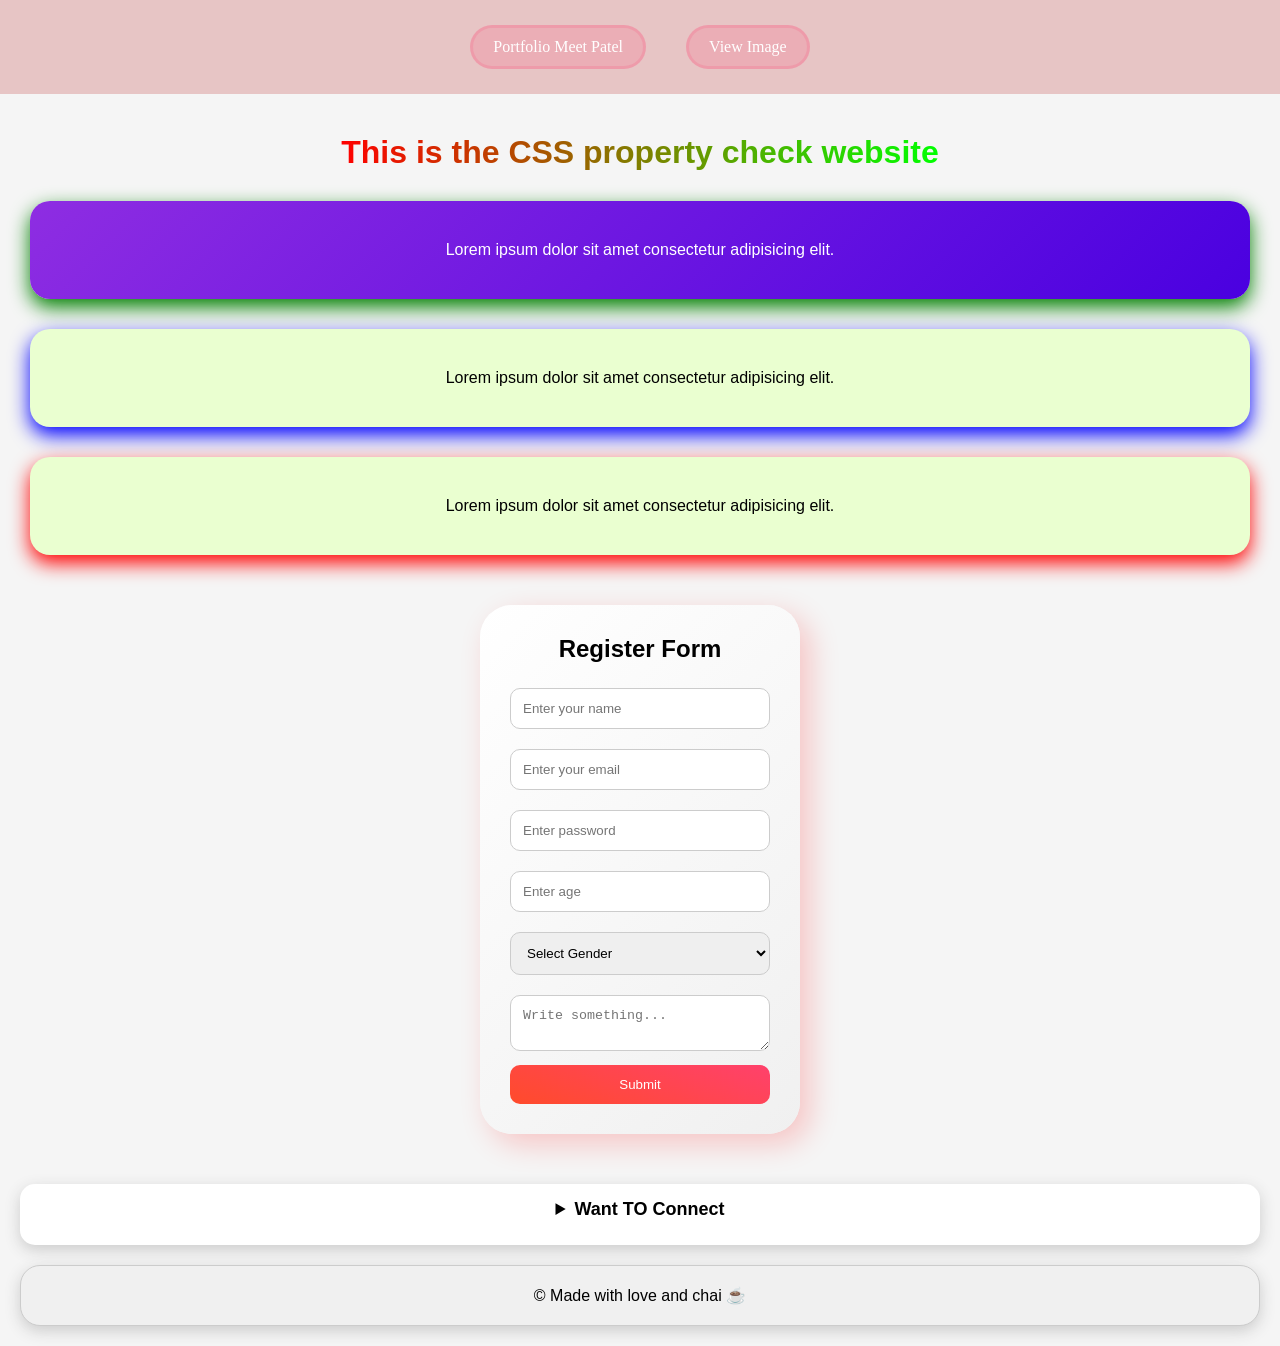
<file: newweb/index.html>
<!doctype html>
<html lang="en">
  <head>
    <meta charset="UTF-8" />
    <meta name="viewport" content="width=device-width, initial-scale=1.0" />
    <title>CSS Practice</title>
    <link rel="stylesheet" href="style.css" />
  </head>

  <body>
   
<nav class="nav">
  <a id="nav-home" href="next.html">Portfolio Meet Patel</a>
  <a id="nav-image" href="photo.html">View Image</a>
</nav>


    <h1>This is the CSS property check website</h1>

    <div id="div1">
      <p>Lorem ipsum dolor sit amet consectetur adipisicing elit.</p>
    </div>

    <div id="div2">
      <p>Lorem ipsum dolor sit amet consectetur adipisicing elit.</p>
    </div>

    <div id="div3">
      <p>Lorem ipsum dolor sit amet consectetur adipisicing elit.</p>
    </div>

    <div class="Masterdiv">
      <form id="myForm">
        <h2>Register Form</h2>

        <input type="text" id="name" placeholder="Enter your name" required />
        <input
          type="email"
          id="email"
          placeholder="Enter your email"
          required
        />
        <input
          type="password"
          id="password"
          placeholder="Enter password"
          required
        />
        <input type="number" id="age" placeholder="Enter age" required />

        <select id="gender" required>
          <option value="">Select Gender</option>
          <option>Male</option>
          <option>Female</option>
          <option>Transgender</option>
          <option>Chako</option>
          <option>lodo</option>
          <option>Other</option>
        </select>

        <textarea placeholder="Write something..."></textarea>

        <button type="submit">Submit</button>
      </form>
    </div>
 <details class="dtails">
  <summary>Want TO Connect</summary>

  <p>
    <a id="ph" href="tel:+914915504335"> 📞Call Us</a>
  </p>
  
  <p>
    <a id = "email" href="mailto:kayakamhaibhosadike@loda.com"> ✉️Email Us</a>
  </p>
</details>
 
    <footer>&copy; Made with love and chai ☕</footer>

    <script src="script.js"></script>
  </body>
</html>
</file>
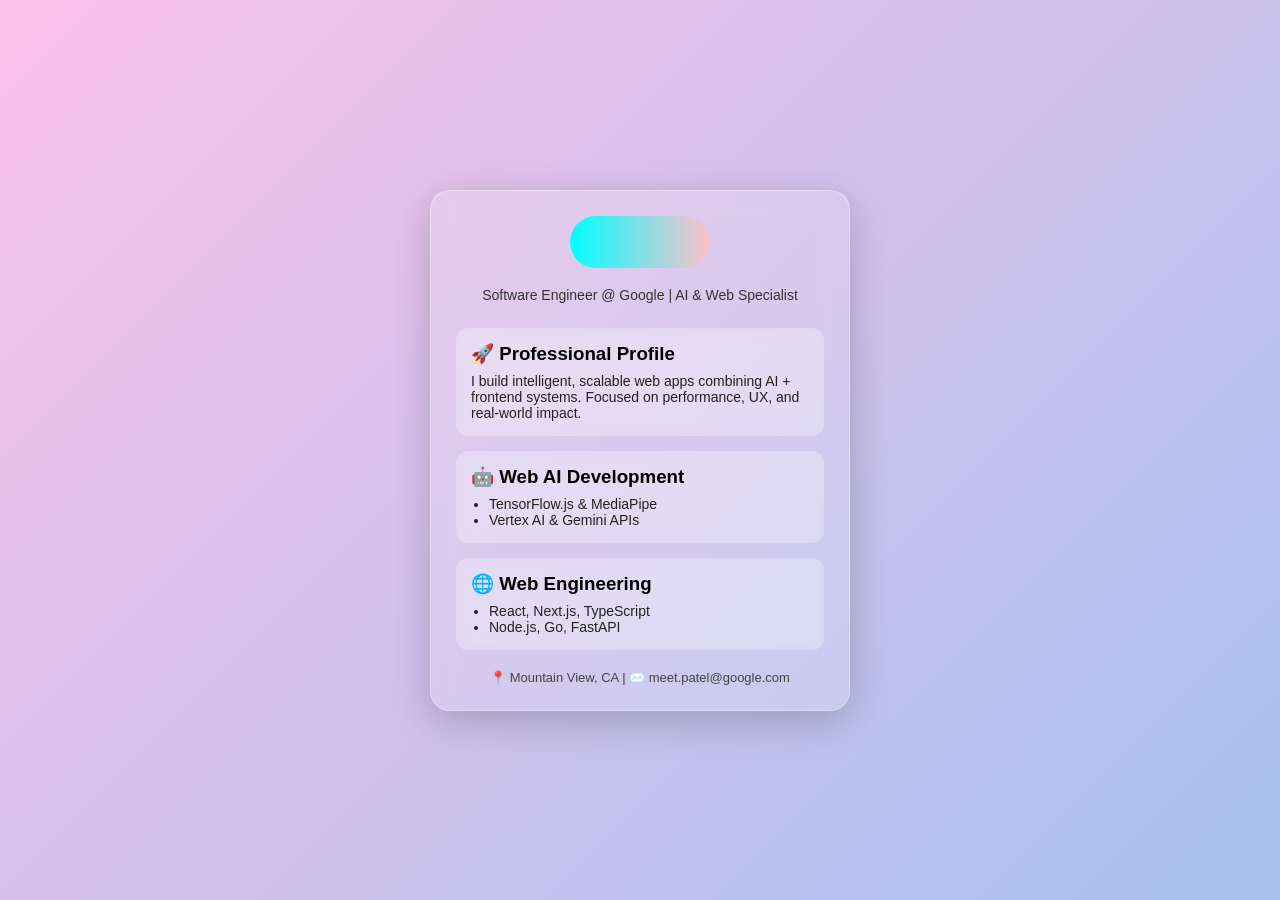
<file: newweb/next.html>
<!DOCTYPE html>
<html lang="en">
<head>
    <meta charset="UTF-8">
    <meta name="viewport" content="width=device-width, initial-scale=1.0">
    <title>Portfolio</title>
    <link rel="stylesheet" href="next.css">
</head>
<body>

<main class="container">
    <section class="glass-card">

        <!-- 🔥 Animated Name -->
        <h1 class="name"><span>Meet Patel</span></h1>

        <p class="subtitle">
            Software Engineer @ Google | AI & Web Specialist
        </p>

        <div class="content-grid">

            <div class="card">
                <h3>🚀 Professional Profile</h3>
                <p>
                    I build intelligent, scalable web apps combining AI + frontend systems.
                    Focused on performance, UX, and real-world impact.
                </p>
            </div>

            <div class="card">
                <h3>🤖 Web AI Development</h3>
                <ul>
                    <li>TensorFlow.js & MediaPipe</li>
                    <li>Vertex AI & Gemini APIs</li>
                </ul>
            </div>

            <div class="card">
                <h3>🌐 Web Engineering</h3>
                <ul>
                    <li>React, Next.js, TypeScript</li>
                    <li>Node.js, Go, FastAPI</li>
                </ul>
            </div>

        </div>

        <footer class="contact">
            📍 Mountain View, CA | ✉️ meet.patel@google.com
        </footer>

    </section>
</main>

</body>
</html>
</file>
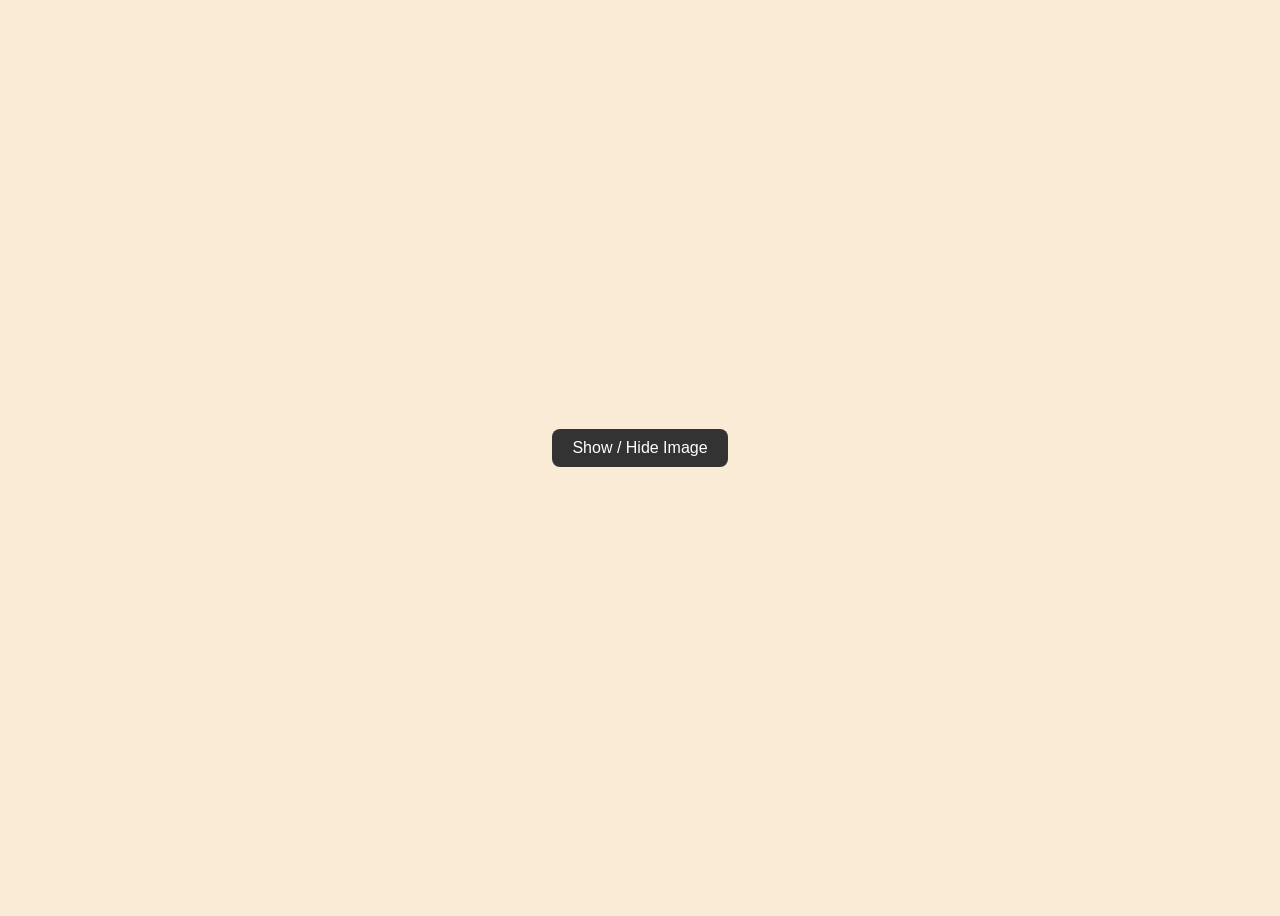
<file: newweb/photo.html>
<!DOCTYPE html>
<html lang="en">
<head>
<meta charset="UTF-8">
<meta name="viewport" content="width=device-width, initial-scale=1.0">
<title>Show Image on Click</title>

<style>
    body {
        background-color: antiquewhite;
        display: flex;
        justify-content: center;
        align-items: center;
        height: 100vh;
        flex-direction: column;
        font-family: Arial, sans-serif;
    }

    button {
        padding: 10px 20px;
        font-size: 16px;
        border: none;
        border-radius: 8px;
        cursor: pointer;
        background: #333;
        color: white;
        margin-bottom: 20px;
        transition: 0.3s;
    }

    button:hover {
        background: #555;
    }

    img {
        display: none; /* 🔥 hidden initially */
        width: 350px;
        height: auto;

        border-radius: 20px;
        background: rgba(255,255,255,0.1);
        backdrop-filter: blur(10px);

        box-shadow: 0 10px 30px rgba(0,0,0,0.2);
        transition: 0.4s ease;
    }

    img.show {
        display: block;
        animation: fadeIn 0.5s ease;
    }

    @keyframes fadeIn {
        from {
            opacity: 0;
            transform: scale(0.8);
        }
        to {
            opacity: 1;
            transform: scale(1);
        }
    }
</style>

</head>
<body>

<button onclick="toggleImage()">Show / Hide Image</button>

<img id="myImg"
src="[data-uri]"
alt="Monkey">

<script>
function toggleImage() {
    let img = document.getElementById("myImg");
    img.classList.toggle("show");
}
</script>

</body>
</html>
</file>
<file: newweb/style.css>
/* RESET */
* {
    box-sizing: border-box;
    margin: 0;
    padding: 0;
}

.nav {
    background: #da979781;
    padding: 15px;

    display: flex;
    justify-content: center;
    gap: 20px;
}

/* nav links only */
.nav a {
    color: white;
    text-decoration: none;

    padding: 10px 20px;
    border-radius: 30px;

    transition: 0.3s;
}

/* hover */
.nav a:hover {
    transform: translateY(-5px);
    background: linear-gradient(45deg, red, orange);
    box-shadow: 0 10px 20px rgb(184, 153, 184);
}


a{
    background-color: #ff416d2a;
    padding: 20px;
    margin: 10px;
    border: 3px #ff416d2a solid;
    border-radius: 20px;
    font-family: Georgia, 'Times New Roman', Times, serif;


}

a:hover{
    transform: translateY(-8px) scale(1.02);
    box-shadow: 0 16px 30px purple;
    background: linear-gradient(45deg, rgba(255, 0, 0, 0.505), orange);
}

/* BODY */
body {
    font-family: Arial, sans-serif;
    background: #f5f5f5;
    text-align: center;
}

h1 {
  /* Step 1: Create the background gradient */
  background: linear-gradient(90deg, #ff0000, #00ff00, #0000ff, #ff0000);
  background-size: 300% 100%;
  
  /* Step 2: Mask the gradient to the text */
  -webkit-background-clip: text;
  background-clip: text;
  color: transparent;
  margin-top: 40px;

  /* Step 3: Ensure smooth motion */
  transition: transform 0.5s ease-in-out;
  display: inline-block; /* Required for transforms to work on text */
}

h1:hover {
  transform: rotateX(360deg) scale(1.05);
  animation: colorMove 2s linear infinite;
}

@keyframes colorMove {
  0% { background-position: 0% 50%; }
  100% { background-position: 100% 50%; }
}


/* 📦 BOXES */
#div1 p, #div2 p, #div3 p {
    padding: 40px;
    margin: 30px;
    border-radius: 20px;
    transition: 0.3s;
}

/* INDIVIDUAL STYLES */
#div1 p {
    background: linear-gradient(135deg, #8e2de2, #4a00e0);
    color: white;
    box-shadow: 0 8px 20px green;
}

#div2 p {
    background: #eaffd0;
    box-shadow: 0 8px 20px blue;
}

#div3 p {
    background: #eaffd0;
    box-shadow: 0 8px 20px red;
}

/* 🔥 HOVER EFFECT */
#div1 p:hover,
#div2 p:hover,
#div3 p:hover {
    transform: translateY(-8px) scale(1.02);
    box-shadow: 0 16px 30px purple;
}

/* 📌 FORM CONTAINER */
/* 📌 FORM CONTAINER */
.Masterdiv {
    display: flex;
    justify-content: center;
    margin: 50px 0;
}

/* 📄 FORM BOX */
.Masterdiv form {
    background: linear-gradient(135deg, #ffffff, #f0f0f0);
    padding: 30px;
    width: 320px;

    border-radius: 32px;

    box-shadow: 10px 10px 30px rgba(255, 0, 0, 0.2);

    transition: 0.4s ease-in-out;
}

/* 🔥 FORM HOVER */
.Masterdiv form:hover {
    transform: translateY(-10px) scale(1.02);
    box-shadow: 0 20px 50px rgba(0,0,0,0.3);
}



/* 🧾 TITLE */
.Masterdiv h2 {
    margin-bottom: 15px;
}

/* ✏️ INPUTS */
.Masterdiv input,
.Masterdiv select,
.Masterdiv textarea {
    width: 100%;
    padding: 12px;
    margin: 10px 0;

    border-radius: 10px;
    border: 1px solid #ccc;

    transition: 0.3s;
}

/* ✨ FOCUS */
.Masterdiv input:focus,
.Masterdiv select:focus,
.Masterdiv textarea:focus {
    border-color: #4a00e0;
    box-shadow: 0 0 8px rgba(74, 0, 224, 0.5);
    padding: 20px;
    margin: 15px;
    background-color: #ff4b2b1a;
    font-weight: 800;
    

}

/* 🔘 BUTTON */
.Masterdiv button {
    width: 100%;
    padding: 12px;

    background: linear-gradient(200deg, #ff416c, #ff4b2b);
    color: white;

    border: none;
    border-radius: 10px;

    cursor:pointer;
    transition: 0.3s;
}

.Masterdiv button:hover {
    transform: scale(1.05);
    background: linear-gradient(200deg, red, yellow);
}


footer {
    background-color: #f0f0f0;
    padding: 20px;
    margin: 20px;

    border-radius: 20px;
    border: 1px solid #ccc;

    box-shadow: 0 5px 15px #ccc;
}


footer:hover {
    background: linear-gradient(200deg, pink, yellow);
}

.dtails {
    margin: 20px;
    padding: 15px;
    border-radius: 15px;
    background: #ffffff;
    box-shadow: 0 5px 15px #ccc;
}

.dtails summary {
    cursor: pointer;
    font-weight: bold;
    font-size: 18px;
    margin-bottom: 10px;
}

.dtails a {
    background: none;
    border: none;
    padding: 0;
    margin: 0;
    
    box-shadow: none;
    color: blue;
    text-decoration: underline;

}
 #ph {
    background: #d4f8d4;
}

#ph:hover {
    transform: scale(1.99);
    background: #d4f8d4;
    color: rgb(150, 71, 71);
    box-shadow: 0 8px 20px rgba(0, 128, 0, 0.5);
}
   
#email:hover{
    transform: scale(1.99);
    background-color: #d4f8d4;
    color: rgb(96, 72, 72);
    box-shadow:  0 8px 20px rgba(0, 128, 0, 0.5);
}
</file>
<file: newweb/next.css>
/* RESET */
* {
    margin: 0;
    padding: 0;
    box-sizing: border-box;
}

/* BODY CENTER */
body {
    height: 100vh;
    display: flex;
    justify-content: center;
    align-items: center;

    background: linear-gradient(135deg, #fbc2eb, #a6c1ee);
    font-family: 'Segoe UI', sans-serif;
}

/* CONTAINER */
.container {
    padding: 20px;
}

/* GLASS CARD */
.glass-card {
    width: 420px;
    padding: 25px;

    background: rgba(255, 255, 255, 0.15);
    backdrop-filter: blur(12px);

    border-radius: 20px;
    border: 1px solid rgba(255,255,255,0.3);

    box-shadow: 0 10px 40px rgba(0,0,0,0.2);

    text-align: center;
    transition: 0.3s ease;
}

.glass-card:hover {
    transform: translateY(-5px);
}

/* 🔥 NAME ANIMATION */
.name {
    background: linear-gradient(90deg, aqua, pink);
    border-radius: 50px;

    display: inline-block;

    padding: 12px 20px; white-space: nowrap;

    width: 140px;
    overflow: hidden;

   

    transition: width 0.5s ease;
}

/* TEXT SLIDE */
.name span {
    display: inline-block;
    transform: translateX(-120%);
    transition: transform 0.5s ease;
}

/* HOVER EFFECT */
.name:hover {
    width: 260px;
    box-shadow: 0 16px 30px rgba(128, 0, 128, 0.26);
}

.name:hover span {
    transform: translateX(0px);
}

/* SUBTITLE */
.subtitle {
    margin: 15px 0 25px;
    font-size: 14px;
    color: #333;
}

/* GRID */
.content-grid {
    display: grid;
    gap: 15px;
}

/* CARDS */
.card {
    padding: 15px;
    border-radius: 12px;

    background: rgba(255,255,255,0.2);
    backdrop-filter: blur(6px);

    text-align: left;

    transition: 0.3s ease;
}

.card:hover {
    transform: scale(1.03);
}

/* CARD TEXT */
.card h3 {
    margin-bottom: 8px;
}

.card p,
.card li {
    font-size: 14px;
    color: #222;
}

.card ul {
    padding-left: 18px;
}

/* FOOTER */
.contact {
    margin-top: 20px;
    font-size: 13px;
    color: #444;
}
</file>
